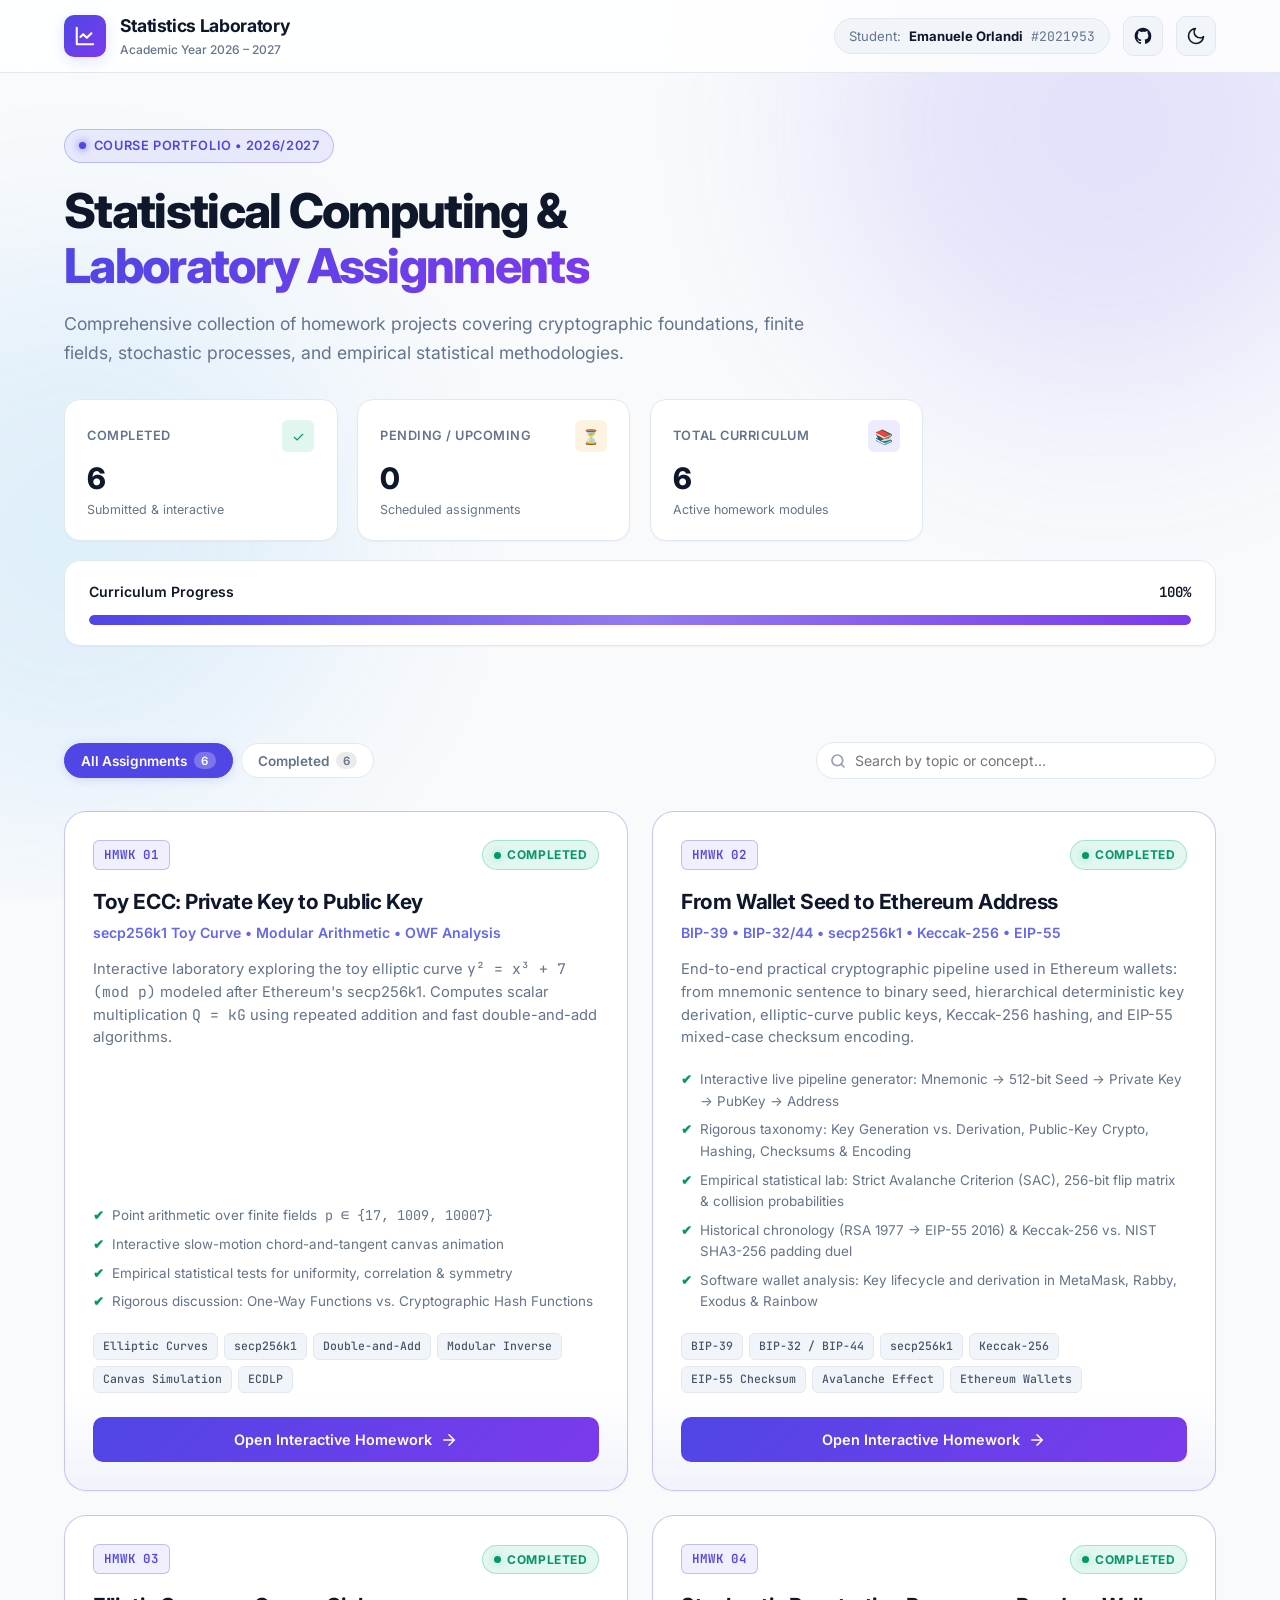
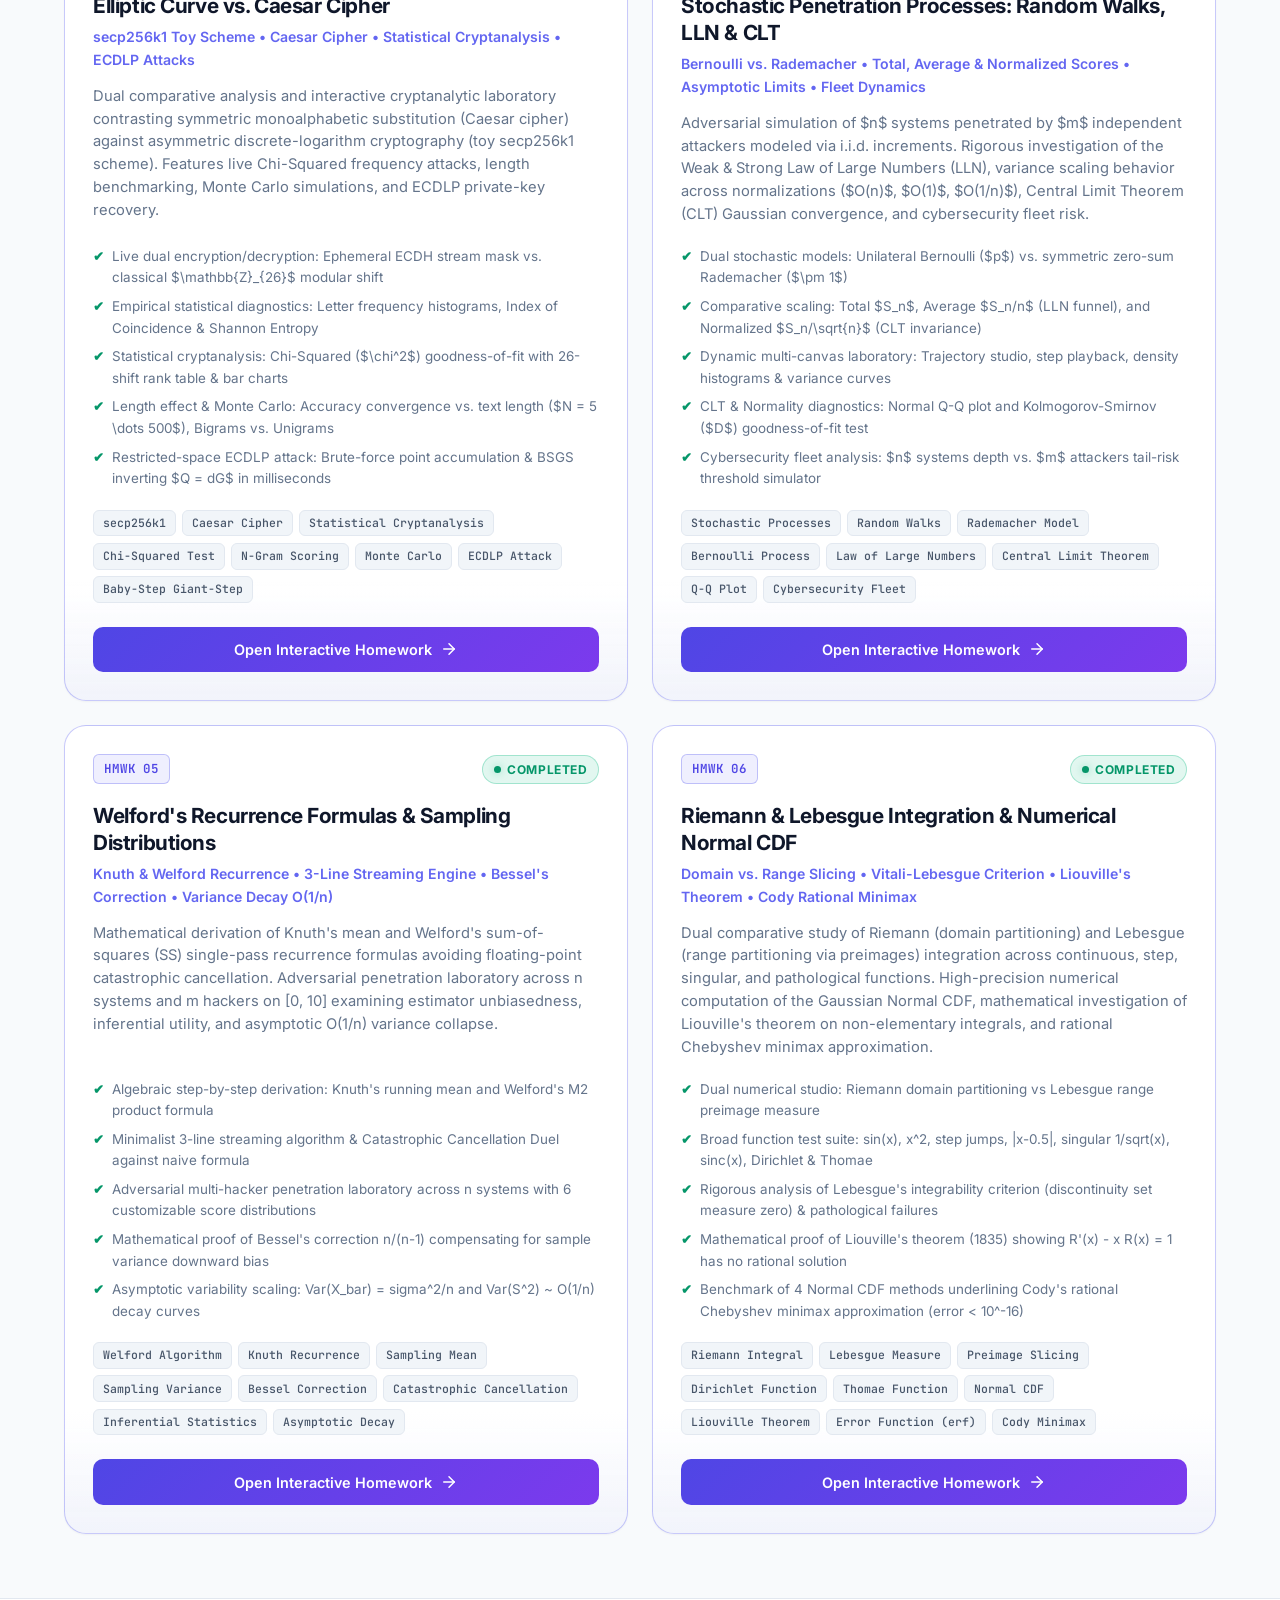
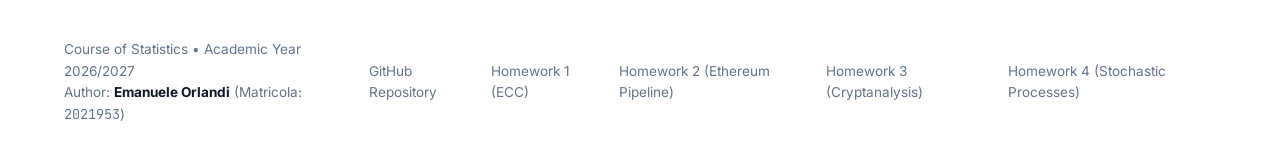
<file: index.html>
<!DOCTYPE html>
<html lang="en">
<head>
  <meta charset="UTF-8">
  <meta name="viewport" content="width=device-width, initial-scale=1.0">
  <meta name="description" content="Academic portfolio of statistical computing assignments, interactive simulations, and cryptography laboratory projects by Emanuele Orlandi (ID: 2021953).">
  <meta name="author" content="Emanuele Orlandi">
  <title>Statistics Homework Portfolio 2026/2027 — Emanuele Orlandi</title>
  
  <!-- Standalone Stylesheet -->
  <link rel="stylesheet" href="style.css">
</head>
<body>

  <!-- Ambient Light Effect -->
  <div class="bg-ambient" aria-hidden="true">
    <div class="ambient-blob ambient-blob-1"></div>
    <div class="ambient-blob ambient-blob-2"></div>
  </div>

  <!-- Navigation Bar -->
  <nav class="site-nav" aria-label="Main Navigation">
    <div class="container nav-content">
      <a href="index.html" class="nav-brand">
        <div class="brand-icon" aria-hidden="true">
          <svg width="22" height="22" viewBox="0 0 24 24" fill="none" stroke="currentColor" stroke-width="2.2" stroke-linecap="round" stroke-linejoin="round">
            <path d="M3 3v18h18"/>
            <path d="m19 9-5 5-4-4-3 3"/>
          </svg>
        </div>
        <div>
          <span class="brand-title">Statistics Laboratory</span>
          <span class="brand-subtitle">Academic Year 2026 – 2027</span>
        </div>
      </a>

      <div class="nav-actions">
        <div class="nav-badge-author">
          <span>Student:</span>
          <strong>Emanuele Orlandi</strong>
          <span class="mono">#2021953</span>
        </div>

        <a href="https://github.com/LeleOrlandi02/StatisticsHomework26-27" target="_blank" rel="noopener noreferrer" class="github-link-btn" title="View GitHub Repository" aria-label="GitHub Repository">
          <svg width="20" height="20" viewBox="0 0 24 24" fill="currentColor">
            <path fill-rule="evenodd" clip-rule="evenodd" d="M12 2C6.477 2 2 6.484 2 12.017c0 4.425 2.865 8.18 6.839 9.504.5.092.682-.217.682-.483 0-.237-.008-.868-.013-1.703-2.782.605-3.369-1.343-3.369-1.343-.454-1.158-1.11-1.466-1.11-1.466-.908-.62.069-.608.069-.608 1.003.07 1.53 1.032 1.53 1.032.892 1.53 2.341 1.088 2.91.832.092-.647.35-1.088.636-1.338-2.22-.253-4.555-1.113-4.555-4.951 0-1.093.39-1.988 1.029-2.688-.103-.253-.446-1.272.098-2.65 0 0 .84-.27 2.75 1.026A9.564 9.564 0 0112 6.844c.85.004 1.705.115 2.504.337 1.909-1.296 2.747-1.027 2.747-1.027.546 1.379.202 2.398.1 2.651.64.7 1.028 1.595 1.028 2.688 0 3.848-2.339 4.695-4.566 4.943.359.309.678.92.678 1.855 0 1.338-.012 2.419-.012 2.747 0 .268.18.58.688.482A10.019 10.019 0 0022 12.017C22 6.484 17.522 2 12 2z"/>
          </svg>
        </a>

        <button id="themeToggleBtn" class="theme-toggle-btn" aria-label="Toggle Dark/Light Mode" title="Toggle theme">
          <svg class="theme-icon-light" width="20" height="20" viewBox="0 0 24 24" fill="none" stroke="currentColor" stroke-width="2" stroke-linecap="round" stroke-linejoin="round">
            <circle cx="12" cy="12" r="5"></circle>
            <line x1="12" y1="1" x2="12" y2="3"></line>
            <line x1="12" y1="21" x2="12" y2="23"></line>
            <line x1="4.22" y1="4.22" x2="5.64" y2="5.64"></line>
            <line x1="18.36" y1="18.36" x2="19.78" y2="19.78"></line>
            <line x1="1" y1="12" x2="3" y2="12"></line>
            <line x1="21" y1="12" x2="23" y2="12"></line>
            <line x1="4.22" y1="19.78" x2="5.64" y2="18.36"></line>
            <line x1="18.36" y1="5.64" x2="19.78" y2="4.22"></line>
          </svg>
          <svg class="theme-icon-dark" width="20" height="20" viewBox="0 0 24 24" fill="none" stroke="currentColor" stroke-width="2" stroke-linecap="round" stroke-linejoin="round">
            <path d="M21 12.79A9 9 0 1 1 11.21 3 7 7 0 0 0 21 12.79z"></path>
          </svg>
        </button>
      </div>
    </div>
  </nav>

  <!-- Main Content -->
  <main class="container">
    
    <!-- Hero Section -->
    <header class="hero-section">
      <div class="hero-pill">
        <span class="hero-pill-dot"></span>
        <span>Course Portfolio &bull; 2026/2027</span>
      </div>
      
      <h1 class="hero-title">
        Statistical Computing & <br>
        <span class="gradient-text">Laboratory Assignments</span>
      </h1>
      
      <p class="hero-description">
        Comprehensive collection of homework projects covering cryptographic foundations, finite fields, stochastic processes, and empirical statistical methodologies.
      </p>

      <!-- Metrics Cards -->
      <div class="metrics-grid">
        <div class="metric-card">
          <div class="metric-header">
            <span class="metric-label">Completed</span>
            <span class="metric-icon" style="background: var(--status-completed-bg); color: var(--status-completed-text);">✓</span>
          </div>
          <div class="metric-val" id="statCompleted">6</div>
          <div class="metric-sub">Submitted & interactive</div>
        </div>

        <div class="metric-card">
          <div class="metric-header">
            <span class="metric-label">Pending / Upcoming</span>
            <span class="metric-icon" style="background: var(--status-pending-bg); color: var(--status-pending-text);">⏳</span>
          </div>
          <div class="metric-val" id="statPending">0</div>
          <div class="metric-sub">Scheduled assignments</div>
        </div>

        <div class="metric-card">
          <div class="metric-header">
            <span class="metric-label">Total Curriculum</span>
            <span class="metric-icon" style="background: rgba(99, 102, 241, 0.12); color: var(--accent-primary);">📚</span>
          </div>
          <div class="metric-val" id="statTotal">6</div>
          <div class="metric-sub">Active homework modules</div>
        </div>

        <!-- Overall Progress Bar Card -->
        <div class="overall-progress-card">
          <div class="progress-header">
            <span>Curriculum Progress</span>
            <span id="statPercent" class="mono">100%</span>
          </div>
          <div class="progress-track" role="progressbar" aria-valuenow="100" aria-valuemin="0" aria-valuemax="100">
            <div class="progress-fill" id="progressFill" style="width: 100%;"></div>
          </div>
        </div>
      </div>
    </header>

    <!-- Controls: Filter Pills & Search Bar -->
    <section class="controls-section" aria-label="Filters and Search">
      <div class="filter-pills" role="tablist">
        <button class="filter-btn active" data-filter="all" role="tab" aria-selected="true">
          All Assignments <span class="filter-count" id="countAll">6</span>
        </button>
        <button class="filter-btn" data-filter="completed" role="tab" aria-selected="false">
          Completed <span class="filter-count" id="countCompleted">6</span>
        </button>
      </div>

      <div class="search-box">
        <svg class="search-icon" width="16" height="16" viewBox="0 0 24 24" fill="none" stroke="currentColor" stroke-width="2.5" stroke-linecap="round" stroke-linejoin="round">
          <circle cx="11" cy="11" r="8"></circle>
          <line x1="21" y1="21" x2="16.65" y2="16.65"></line>
        </svg>
        <input type="text" id="searchHw" class="search-input" placeholder="Search by topic or concept..." aria-label="Search homeworks">
      </div>
    </section>

    <!-- Homeworks Grid -->
    <section class="homework-grid" id="homeworkGrid" aria-label="Assignments List">

      <!-- ==========================================
           HOMEWORK 1 (COMPLETED)
           ========================================== -->
      <article class="hw-card completed" data-status="completed">
        <div class="hw-card-top">
          <span class="hw-number-badge">HMWK 01</span>
          <span class="hw-status-badge status-done">
            <span class="pulse-dot"></span> Completed
          </span>
        </div>

        <h2 class="hw-card-title">Toy ECC: Private Key to Public Key</h2>
        <h3 class="hw-card-subtitle">secp256k1 Toy Curve &bull; Modular Arithmetic &bull; OWF Analysis</h3>
        
        <p class="hw-card-desc">
          Interactive laboratory exploring the toy elliptic curve <span class="mono">y² = x³ + 7 (mod p)</span> modeled after Ethereum's secp256k1. Computes scalar multiplication <span class="mono">Q = kG</span> using repeated addition and fast double-and-add algorithms.
        </p>

        <ul class="hw-highlights">
          <li>Point arithmetic over finite fields <span class="mono">p &isin; {17, 1009, 10007}</span></li>
          <li>Interactive slow-motion chord-and-tangent canvas animation</li>
          <li>Empirical statistical tests for uniformity, correlation & symmetry</li>
          <li>Rigorous discussion: One-Way Functions vs. Cryptographic Hash Functions</li>
        </ul>

        <div class="hw-tags">
          <span class="hw-tag">Elliptic Curves</span>
          <span class="hw-tag">secp256k1</span>
          <span class="hw-tag">Double-and-Add</span>
          <span class="hw-tag">Modular Inverse</span>
          <span class="hw-tag">Canvas Simulation</span>
          <span class="hw-tag">ECDLP</span>
        </div>

        <div class="hw-card-footer">
          <a href="homework1.html" class="btn-primary-action" id="openHw1">
            <span>Open Interactive Homework</span>
            <svg width="18" height="18" viewBox="0 0 24 24" fill="none" stroke="currentColor" stroke-width="2" stroke-linecap="round" stroke-linejoin="round">
              <line x1="5" y1="12" x2="19" y2="12"></line>
              <polyline points="12 5 19 12 12 19"></polyline>
            </svg>
          </a>
        </div>
      </article>

      <!-- ==========================================
           HOMEWORK 2 (COMPLETED)
           ========================================== -->
      <article class="hw-card completed" data-status="completed">
        <div class="hw-card-top">
          <span class="hw-number-badge">HMWK 02</span>
          <span class="hw-status-badge status-done">
            <span class="pulse-dot"></span> Completed
          </span>
        </div>

        <h2 class="hw-card-title">From Wallet Seed to Ethereum Address</h2>
        <h3 class="hw-card-subtitle">BIP-39 &bull; BIP-32/44 &bull; secp256k1 &bull; Keccak-256 &bull; EIP-55</h3>
        
        <p class="hw-card-desc">
          End-to-end practical cryptographic pipeline used in Ethereum wallets: from mnemonic sentence to binary seed, hierarchical deterministic key derivation, elliptic-curve public keys, Keccak-256 hashing, and EIP-55 mixed-case checksum encoding.
        </p>

        <ul class="hw-highlights">
          <li>Interactive live pipeline generator: Mnemonic &rarr; 512-bit Seed &rarr; Private Key &rarr; PubKey &rarr; Address</li>
          <li>Rigorous taxonomy: Key Generation vs. Derivation, Public-Key Crypto, Hashing, Checksums & Encoding</li>
          <li>Empirical statistical lab: Strict Avalanche Criterion (SAC), 256-bit flip matrix & collision probabilities</li>
          <li>Historical chronology (RSA 1977 &rarr; EIP-55 2016) & Keccak-256 vs. NIST SHA3-256 padding duel</li>
          <li>Software wallet analysis: Key lifecycle and derivation in MetaMask, Rabby, Exodus & Rainbow</li>
        </ul>

        <div class="hw-tags">
          <span class="hw-tag">BIP-39</span>
          <span class="hw-tag">BIP-32 / BIP-44</span>
          <span class="hw-tag">secp256k1</span>
          <span class="hw-tag">Keccak-256</span>
          <span class="hw-tag">EIP-55 Checksum</span>
          <span class="hw-tag">Avalanche Effect</span>
          <span class="hw-tag">Ethereum Wallets</span>
        </div>

        <div class="hw-card-footer">
          <a href="homework2.html" class="btn-primary-action" id="openHw2">
            <span>Open Interactive Homework</span>
            <svg width="18" height="18" viewBox="0 0 24 24" fill="none" stroke="currentColor" stroke-width="2" stroke-linecap="round" stroke-linejoin="round">
              <line x1="5" y1="12" x2="19" y2="12"></line>
              <polyline points="12 5 19 12 12 19"></polyline>
            </svg>
          </a>
        </div>
      </article>

      <!-- ==========================================
           HOMEWORK 3 (COMPLETED)
           ========================================== -->
      <article class="hw-card completed" data-status="completed">
        <div class="hw-card-top">
          <span class="hw-number-badge">HMWK 03</span>
          <span class="hw-status-badge status-done">
            <span class="pulse-dot"></span> Completed
          </span>
        </div>

        <h2 class="hw-card-title">Elliptic Curve vs. Caesar Cipher</h2>
        <h3 class="hw-card-subtitle">secp256k1 Toy Scheme &bull; Caesar Cipher &bull; Statistical Cryptanalysis &bull; ECDLP Attacks</h3>
        
        <p class="hw-card-desc">
          Dual comparative analysis and interactive cryptanalytic laboratory contrasting symmetric monoalphabetic substitution (Caesar cipher) against asymmetric discrete-logarithm cryptography (toy secp256k1 scheme). Features live Chi-Squared frequency attacks, length benchmarking, Monte Carlo simulations, and ECDLP private-key recovery.
        </p>

        <ul class="hw-highlights">
          <li>Live dual encryption/decryption: Ephemeral ECDH stream mask vs. classical $\mathbb{Z}_{26}$ modular shift</li>
          <li>Empirical statistical diagnostics: Letter frequency histograms, Index of Coincidence & Shannon Entropy</li>
          <li>Statistical cryptanalysis: Chi-Squared ($\chi^2$) goodness-of-fit with 26-shift rank table & bar charts</li>
          <li>Length effect & Monte Carlo: Accuracy convergence vs. text length ($N = 5 \dots 500$), Bigrams vs. Unigrams</li>
          <li>Restricted-space ECDLP attack: Brute-force point accumulation & BSGS inverting $Q = dG$ in milliseconds</li>
        </ul>

        <div class="hw-tags">
          <span class="hw-tag">secp256k1</span>
          <span class="hw-tag">Caesar Cipher</span>
          <span class="hw-tag">Statistical Cryptanalysis</span>
          <span class="hw-tag">Chi-Squared Test</span>
          <span class="hw-tag">N-Gram Scoring</span>
          <span class="hw-tag">Monte Carlo</span>
          <span class="hw-tag">ECDLP Attack</span>
          <span class="hw-tag">Baby-Step Giant-Step</span>
        </div>

        <div class="hw-card-footer">
          <a href="homework3.html" class="btn-primary-action" id="openHw3">
            <span>Open Interactive Homework</span>
            <svg width="18" height="18" viewBox="0 0 24 24" fill="none" stroke="currentColor" stroke-width="2" stroke-linecap="round" stroke-linejoin="round">
              <line x1="5" y1="12" x2="19" y2="12"></line>
              <polyline points="12 5 19 12 12 19"></polyline>
            </svg>
          </a>
        </div>
      </article>

      <!-- ==========================================
           HOMEWORK 4 (COMPLETED)
           ========================================== -->
      <article class="hw-card completed" data-status="completed">
        <div class="hw-card-top">
          <span class="hw-number-badge">HMWK 04</span>
          <span class="hw-status-badge status-done">
            <span class="pulse-dot"></span> Completed
          </span>
        </div>

        <h2 class="hw-card-title">Stochastic Penetration Processes: Random Walks, LLN & CLT</h2>
        <h3 class="hw-card-subtitle">Bernoulli vs. Rademacher &bull; Total, Average & Normalized Scores &bull; Asymptotic Limits &bull; Fleet Dynamics</h3>
        
        <p class="hw-card-desc">
          Adversarial simulation of $n$ systems penetrated by $m$ independent attackers modeled via i.i.d. increments. Rigorous investigation of the Weak & Strong Law of Large Numbers (LLN), variance scaling behavior across normalizations ($O(n)$, $O(1)$, $O(1/n)$), Central Limit Theorem (CLT) Gaussian convergence, and cybersecurity fleet risk.
        </p>

        <ul class="hw-highlights">
          <li>Dual stochastic models: Unilateral Bernoulli ($p$) vs. symmetric zero-sum Rademacher ($\pm 1$)</li>
          <li>Comparative scaling: Total $S_n$, Average $S_n/n$ (LLN funnel), and Normalized $S_n/\sqrt{n}$ (CLT invariance)</li>
          <li>Dynamic multi-canvas laboratory: Trajectory studio, step playback, density histograms & variance curves</li>
          <li>CLT & Normality diagnostics: Normal Q-Q plot and Kolmogorov-Smirnov ($D$) goodness-of-fit test</li>
          <li>Cybersecurity fleet analysis: $n$ systems depth vs. $m$ attackers tail-risk threshold simulator</li>
        </ul>

        <div class="hw-tags">
          <span class="hw-tag">Stochastic Processes</span>
          <span class="hw-tag">Random Walks</span>
          <span class="hw-tag">Rademacher Model</span>
          <span class="hw-tag">Bernoulli Process</span>
          <span class="hw-tag">Law of Large Numbers</span>
          <span class="hw-tag">Central Limit Theorem</span>
          <span class="hw-tag">Q-Q Plot</span>
          <span class="hw-tag">Cybersecurity Fleet</span>
        </div>

        <div class="hw-card-footer">
          <a href="homework4.html" class="btn-primary-action" id="openHw4">
            <span>Open Interactive Homework</span>
            <svg width="18" height="18" viewBox="0 0 24 24" fill="none" stroke="currentColor" stroke-width="2" stroke-linecap="round" stroke-linejoin="round">
              <line x1="5" y1="12" x2="19" y2="12"></line>
              <polyline points="12 5 19 12 12 19"></polyline>
            </svg>
          </a>
        </div>
      </article>

      <!-- ==========================================
           HOMEWORK 5 (COMPLETED)
           ========================================== -->
      <article class="hw-card completed" data-status="completed">
        <div class="hw-card-top">
          <span class="hw-number-badge">HMWK 05</span>
          <span class="hw-status-badge status-done">
            <span class="pulse-dot"></span> Completed
          </span>
        </div>

        <h2 class="hw-card-title">Welford's Recurrence Formulas & Sampling Distributions</h2>
        <h3 class="hw-card-subtitle">Knuth & Welford Recurrence &bull; 3-Line Streaming Engine &bull; Bessel's Correction &bull; Variance Decay O(1/n)</h3>
        
        <p class="hw-card-desc">
          Mathematical derivation of Knuth's mean and Welford's sum-of-squares (SS) single-pass recurrence formulas avoiding floating-point catastrophic cancellation. Adversarial penetration laboratory across n systems and m hackers on [0, 10] examining estimator unbiasedness, inferential utility, and asymptotic O(1/n) variance collapse.
        </p>

        <ul class="hw-highlights">
          <li>Algebraic step-by-step derivation: Knuth's running mean and Welford's M2 product formula</li>
          <li>Minimalist 3-line streaming algorithm & Catastrophic Cancellation Duel against naive formula</li>
          <li>Adversarial multi-hacker penetration laboratory across n systems with 6 customizable score distributions</li>
          <li>Mathematical proof of Bessel's correction n/(n-1) compensating for sample variance downward bias</li>
          <li>Asymptotic variability scaling: Var(X_bar) = sigma^2/n and Var(S^2) ~ O(1/n) decay curves</li>
        </ul>

        <div class="hw-tags">
          <span class="hw-tag">Welford Algorithm</span>
          <span class="hw-tag">Knuth Recurrence</span>
          <span class="hw-tag">Sampling Mean</span>
          <span class="hw-tag">Sampling Variance</span>
          <span class="hw-tag">Bessel Correction</span>
          <span class="hw-tag">Catastrophic Cancellation</span>
          <span class="hw-tag">Inferential Statistics</span>
          <span class="hw-tag">Asymptotic Decay</span>
        </div>

        <div class="hw-card-footer">
          <a href="homework5.html" class="btn-primary-action" id="openHw5">
            <span>Open Interactive Homework</span>
            <svg width="18" height="18" viewBox="0 0 24 24" fill="none" stroke="currentColor" stroke-width="2" stroke-linecap="round" stroke-linejoin="round">
              <line x1="5" y1="12" x2="19" y2="12"></line>
              <polyline points="12 5 19 12 12 19"></polyline>
            </svg>
          </a>
        </div>
      </article>

      <!-- ==========================================
           HOMEWORK 6 (COMPLETED)
           ========================================== -->
      <article class="hw-card completed" data-status="completed">
        <div class="hw-card-top">
          <span class="hw-number-badge">HMWK 06</span>
          <span class="hw-status-badge status-done">
            <span class="pulse-dot"></span> Completed
          </span>
        </div>

        <h2 class="hw-card-title">Riemann & Lebesgue Integration & Numerical Normal CDF</h2>
        <h3 class="hw-card-subtitle">Domain vs. Range Slicing &bull; Vitali-Lebesgue Criterion &bull; Liouville's Theorem &bull; Cody Rational Minimax</h3>
        
        <p class="hw-card-desc">
          Dual comparative study of Riemann (domain partitioning) and Lebesgue (range partitioning via preimages) integration across continuous, step, singular, and pathological functions. High-precision numerical computation of the Gaussian Normal CDF, mathematical investigation of Liouville's theorem on non-elementary integrals, and rational Chebyshev minimax approximation.
        </p>

        <ul class="hw-highlights">
          <li>Dual numerical studio: Riemann domain partitioning vs Lebesgue range preimage measure</li>
          <li>Broad function test suite: sin(x), x^2, step jumps, |x-0.5|, singular 1/sqrt(x), sinc(x), Dirichlet & Thomae</li>
          <li>Rigorous analysis of Lebesgue's integrability criterion (discontinuity set measure zero) & pathological failures</li>
          <li>Mathematical proof of Liouville's theorem (1835) showing R'(x) - x R(x) = 1 has no rational solution</li>
          <li>Benchmark of 4 Normal CDF methods underlining Cody's rational Chebyshev minimax approximation (error &lt; 10^-16)</li>
        </ul>

        <div class="hw-tags">
          <span class="hw-tag">Riemann Integral</span>
          <span class="hw-tag">Lebesgue Measure</span>
          <span class="hw-tag">Preimage Slicing</span>
          <span class="hw-tag">Dirichlet Function</span>
          <span class="hw-tag">Thomae Function</span>
          <span class="hw-tag">Normal CDF</span>
          <span class="hw-tag">Liouville Theorem</span>
          <span class="hw-tag">Error Function (erf)</span>
          <span class="hw-tag">Cody Minimax</span>
        </div>

        <div class="hw-card-footer">
          <a href="homework6.html" class="btn-primary-action" id="openHw6">
            <span>Open Interactive Homework</span>
            <svg width="18" height="18" viewBox="0 0 24 24" fill="none" stroke="currentColor" stroke-width="2" stroke-linecap="round" stroke-linejoin="round">
              <line x1="5" y1="12" x2="19" y2="12"></line>
              <polyline points="12 5 19 12 12 19"></polyline>
            </svg>
          </a>
        </div>
      </article>

      <!-- Empty State for Live Search -->
      <div class="empty-state" id="emptyState">
        <div class="empty-icon">🔍</div>
        <h3 class="empty-title">No assignments found</h3>
        <p class="empty-desc">Try clearing your search term or selecting another filter tab.</p>
      </div>

    </section>

  </main>

  <!-- Footer -->
  <footer class="site-footer">
    <div class="container footer-content">
      <div class="footer-text">
        <span>Course of Statistics &bull; Academic Year 2026/2027</span><br>
        <span>Author: <strong>Emanuele Orlandi</strong> (Matricola: <span class="mono">2021953</span>)</span>
      </div>

      <div class="footer-links">
        <a href="https://github.com/LeleOrlandi02/StatisticsHomework26-27" target="_blank" rel="noopener noreferrer" class="footer-link">GitHub Repository</a>
        <a href="homework1.html" class="footer-link">Homework 1 (ECC)</a>
        <a href="homework2.html" class="footer-link">Homework 2 (Ethereum Pipeline)</a>
        <a href="homework3.html" class="footer-link">Homework 3 (Cryptanalysis)</a>
        <a href="homework4.html" class="footer-link">Homework 4 (Stochastic Processes)</a>
      </div>
    </div>
  </footer>

  <!-- Standalone Script -->
  <script src="script.js"></script>
</body>
</html>
</file>
<file: style.css>
/* ==========================================================================
   Statistics Homework Portfolio 2026/2027 - Design System & Styles
   Author: Emanuele Orlandi (ID: 2021953)
   ========================================================================== */

@import url('https://fonts.googleapis.com/css2?family=Inter:wght@300;400;500;600;700;800&family=JetBrains+Mono:wght@400;500;600&display=swap');

/* --- Root Color Schemes & Variables --- */
:root {
  /* Color Palette - Light Mode */
  --bg-primary: #f8fafc;
  --bg-secondary: #f1f5f9;
  --bg-card: #ffffff;
  --bg-card-hover: #ffffff;
  --bg-glass: rgba(255, 255, 255, 0.85);
  
  --text-main: #0f172a;
  --text-muted: #64748b;
  --text-light: #94a3b8;
  
  --border-subtle: #e2e8f0;
  --border-strong: #cbd5e1;
  --border-accent: rgba(99, 102, 241, 0.35);

  --accent-primary: #4f46e5;
  --accent-secondary: #6366f1;
  --accent-glow: rgba(99, 102, 241, 0.18);
  --accent-gradient: linear-gradient(135deg, #4f46e5 0%, #7c3aed 100%);
  --accent-gradient-hover: linear-gradient(135deg, #4338ca 0%, #6d28d9 100%);

  --status-completed-bg: rgba(16, 185, 129, 0.12);
  --status-completed-text: #059669;
  --status-completed-border: rgba(16, 185, 129, 0.3);
  --status-completed-glow: rgba(16, 185, 129, 0.4);

  --status-pending-bg: rgba(245, 158, 11, 0.12);
  --status-pending-text: #d97706;
  --status-pending-border: rgba(245, 158, 11, 0.3);

  --tag-bg: #f1f5f9;
  --tag-text: #475569;
  --tag-border: #e2e8f0;

  --shadow-sm: 0 1px 2px rgba(0, 0, 0, 0.04);
  --shadow-md: 0 4px 6px -1px rgba(0, 0, 0, 0.06), 0 2px 4px -2px rgba(0, 0, 0, 0.04);
  --shadow-lg: 0 12px 28px -4px rgba(15, 23, 42, 0.08), 0 4px 10px -2px rgba(15, 23, 42, 0.04);
  --shadow-glow: 0 0 24px rgba(99, 102, 241, 0.18);

  --radius-sm: 6px;
  --radius-md: 10px;
  --radius-lg: 16px;
  --radius-xl: 22px;
  --radius-full: 9999px;

  --transition-fast: 0.15s ease;
  --transition-normal: 0.25s cubic-bezier(0.16, 1, 0.3, 1);
  --transition-slow: 0.4s cubic-bezier(0.16, 1, 0.3, 1);
}

/* --- Dark Theme Palette --- */
[data-theme="dark"] {
  --bg-primary: #0a0d14;
  --bg-secondary: #0f1420;
  --bg-card: #151a27;
  --bg-card-hover: #192031;
  --bg-glass: rgba(21, 26, 39, 0.85);

  --text-main: #f1f5f9;
  --text-muted: #94a3b8;
  --text-light: #64748b;

  --border-subtle: #1e2638;
  --border-strong: #2c3852;
  --border-accent: rgba(129, 140, 248, 0.4);

  --accent-primary: #6366f1;
  --accent-secondary: #818cf8;
  --accent-glow: rgba(99, 102, 241, 0.3);
  --accent-gradient: linear-gradient(135deg, #6366f1 0%, #8b5cf6 100%);
  --accent-gradient-hover: linear-gradient(135deg, #4f46e5 0%, #7c3aed 100%);

  --status-completed-bg: rgba(16, 185, 129, 0.18);
  --status-completed-text: #34d399;
  --status-completed-border: rgba(16, 185, 129, 0.4);
  --status-completed-glow: rgba(52, 211, 153, 0.5);

  --status-pending-bg: rgba(245, 158, 11, 0.18);
  --status-pending-text: #fbbf24;
  --status-pending-border: rgba(245, 158, 11, 0.35);

  --tag-bg: #1c2335;
  --tag-text: #cbd5e1;
  --tag-border: #27314a;

  --shadow-sm: 0 1px 2px rgba(0, 0, 0, 0.3);
  --shadow-md: 0 6px 12px rgba(0, 0, 0, 0.35);
  --shadow-lg: 0 16px 36px rgba(0, 0, 0, 0.45);
  --shadow-glow: 0 0 30px rgba(99, 102, 241, 0.25);
}

/* System dark-mode fallback */
@media (prefers-color-scheme: dark) {
  :root:not([data-theme="light"]) {
    --bg-primary: #0a0d14;
    --bg-secondary: #0f1420;
    --bg-card: #151a27;
    --bg-card-hover: #192031;
    --bg-glass: rgba(21, 26, 39, 0.85);

    --text-main: #f1f5f9;
    --text-muted: #94a3b8;
    --text-light: #64748b;

    --border-subtle: #1e2638;
    --border-strong: #2c3852;
    --border-accent: rgba(129, 140, 248, 0.4);

    --accent-primary: #6366f1;
    --accent-secondary: #818cf8;
    --accent-glow: rgba(99, 102, 241, 0.3);
    --accent-gradient: linear-gradient(135deg, #6366f1 0%, #8b5cf6 100%);
    --accent-gradient-hover: linear-gradient(135deg, #4f46e5 0%, #7c3aed 100%);

    --status-completed-bg: rgba(16, 185, 129, 0.18);
    --status-completed-text: #34d399;
    --status-completed-border: rgba(16, 185, 129, 0.4);
    --status-completed-glow: rgba(52, 211, 153, 0.5);

    --status-pending-bg: rgba(245, 158, 11, 0.18);
    --status-pending-text: #fbbf24;
    --status-pending-border: rgba(245, 158, 11, 0.35);

    --tag-bg: #1c2335;
    --tag-text: #cbd5e1;
    --tag-border: #27314a;

    --shadow-sm: 0 1px 2px rgba(0, 0, 0, 0.3);
    --shadow-md: 0 6px 12px rgba(0, 0, 0, 0.35);
    --shadow-lg: 0 16px 36px rgba(0, 0, 0, 0.45);
    --shadow-glow: 0 0 30px rgba(99, 102, 241, 0.25);
  }
}

/* --- Base & Reset --- */
*, *::before, *::after {
  box-sizing: border-box;
  margin: 0;
  padding: 0;
}

html {
  scroll-behavior: smooth;
  font-size: 16px;
}

body {
  font-family: 'Inter', -apple-system, BlinkMacSystemFont, 'Segoe UI', Roboto, sans-serif;
  background-color: var(--bg-primary);
  color: var(--text-main);
  line-height: 1.6;
  min-height: 100vh;
  position: relative;
  overflow-x: hidden;
  transition: background-color var(--transition-normal), color var(--transition-normal);
}

/* Background Ambient Glow */
.bg-ambient {
  position: fixed;
  top: 0;
  left: 0;
  width: 100%;
  height: 100%;
  pointer-events: none;
  z-index: -1;
  overflow: hidden;
}

.ambient-blob {
  position: absolute;
  width: 550px;
  height: 550px;
  border-radius: 50%;
  filter: blur(100px);
  opacity: 0.15;
  transition: opacity var(--transition-normal);
}

.ambient-blob-1 {
  top: -150px;
  right: -100px;
  background: radial-gradient(circle, #6366f1 0%, #8b5cf6 100%);
}

.ambient-blob-2 {
  bottom: 10%;
  left: -200px;
  background: radial-gradient(circle, #0ea5e9 0%, #3b82f6 100%);
  opacity: 0.1;
}

/* --- Typography Helpers --- */
.mono {
  font-family: 'JetBrains Mono', monospace;
}

/* --- App Container --- */
.container {
  max-width: 1200px;
  margin: 0 auto;
  padding: 0 1.5rem;
}

/* --- Navigation Bar --- */
.site-nav {
  position: sticky;
  top: 0;
  z-index: 100;
  backdrop-filter: blur(14px);
  -webkit-backdrop-filter: blur(14px);
  background-color: var(--bg-glass);
  border-bottom: 1px solid var(--border-subtle);
  transition: border-color var(--transition-normal), background-color var(--transition-normal);
}

.nav-content {
  display: flex;
  align-items: center;
  justify-content: space-between;
  height: 72px;
}

.nav-brand {
  display: flex;
  align-items: center;
  gap: 0.85rem;
  text-decoration: none;
  color: var(--text-main);
}

.brand-icon {
  width: 42px;
  height: 42px;
  border-radius: var(--radius-md);
  background: var(--accent-gradient);
  display: flex;
  align-items: center;
  justify-content: center;
  color: #ffffff;
  box-shadow: 0 4px 14px var(--accent-glow);
  flex-shrink: 0;
}

.brand-title {
  font-weight: 700;
  font-size: 1.1rem;
  letter-spacing: -0.02em;
  display: block;
}

.brand-subtitle {
  font-size: 0.75rem;
  color: var(--text-muted);
  font-weight: 500;
  display: block;
}

.nav-actions {
  display: flex;
  align-items: center;
  gap: 0.85rem;
}

.nav-badge-author {
  display: inline-flex;
  align-items: center;
  gap: 0.5rem;
  padding: 0.4rem 0.85rem;
  border-radius: var(--radius-full);
  background-color: var(--bg-secondary);
  border: 1px solid var(--border-subtle);
  font-size: 0.82rem;
  color: var(--text-muted);
}

.nav-badge-author strong {
  color: var(--text-main);
}

.theme-toggle-btn, .github-link-btn {
  background: var(--bg-secondary);
  border: 1px solid var(--border-subtle);
  color: var(--text-main);
  padding: 0.55rem;
  border-radius: var(--radius-md);
  display: flex;
  align-items: center;
  justify-content: center;
  cursor: pointer;
  transition: all var(--transition-fast);
  text-decoration: none;
}

.theme-toggle-btn:hover, .github-link-btn:hover {
  background: var(--bg-card);
  border-color: var(--border-strong);
  transform: translateY(-1px);
  box-shadow: var(--shadow-sm);
}

.theme-icon-dark, .theme-icon-light {
  display: none;
}

[data-theme="dark"] .theme-icon-light {
  display: block;
}

[data-theme="dark"] .theme-icon-dark {
  display: none;
}

:root:not([data-theme="dark"]) .theme-icon-dark {
  display: block;
}

:root:not([data-theme="dark"]) .theme-icon-light {
  display: none;
}

/* --- Hero Section --- */
.hero-section {
  padding: 3.5rem 0 2.5rem;
}

.hero-pill {
  display: inline-flex;
  align-items: center;
  gap: 0.5rem;
  padding: 0.35rem 0.85rem;
  border-radius: var(--radius-full);
  background: rgba(99, 102, 241, 0.1);
  border: 1px solid var(--border-accent);
  color: var(--accent-primary);
  font-size: 0.8rem;
  font-weight: 600;
  text-transform: uppercase;
  letter-spacing: 0.05em;
  margin-bottom: 1.25rem;
}

.hero-pill-dot {
  width: 7px;
  height: 7px;
  border-radius: 50%;
  background-color: var(--accent-primary);
  box-shadow: 0 0 8px var(--accent-primary);
}

.hero-title {
  font-size: clamp(2rem, 4vw, 3rem);
  font-weight: 800;
  letter-spacing: -0.035em;
  line-height: 1.15;
  margin-bottom: 1rem;
}

.hero-title .gradient-text {
  background: var(--accent-gradient);
  -webkit-background-clip: text;
  -webkit-text-fill-color: transparent;
  background-clip: text;
}

.hero-description {
  font-size: 1.1rem;
  color: var(--text-muted);
  max-width: 780px;
  line-height: 1.65;
  margin-bottom: 2rem;
}

/* --- Metrics Grid --- */
.metrics-grid {
  display: grid;
  grid-template-columns: repeat(auto-fit, minmax(220px, 1fr));
  gap: 1.2rem;
  margin-bottom: 2rem;
}

.metric-card {
  background: var(--bg-card);
  border: 1px solid var(--border-subtle);
  border-radius: var(--radius-lg);
  padding: 1.25rem 1.4rem;
  box-shadow: var(--shadow-sm);
  display: flex;
  flex-direction: column;
  transition: transform var(--transition-fast), border-color var(--transition-fast);
}

.metric-card:hover {
  transform: translateY(-2px);
  border-color: var(--border-strong);
}

.metric-header {
  display: flex;
  align-items: center;
  justify-content: space-between;
  margin-bottom: 0.6rem;
}

.metric-label {
  font-size: 0.8rem;
  font-weight: 600;
  text-transform: uppercase;
  letter-spacing: 0.04em;
  color: var(--text-muted);
}

.metric-icon {
  width: 32px;
  height: 32px;
  border-radius: var(--radius-sm);
  display: flex;
  align-items: center;
  justify-content: center;
  font-size: 0.9rem;
}

.metric-val {
  font-size: 1.85rem;
  font-weight: 800;
  letter-spacing: -0.02em;
  line-height: 1.1;
  color: var(--text-main);
}

.metric-sub {
  font-size: 0.78rem;
  color: var(--text-muted);
  margin-top: 0.35rem;
}

/* Progress bar container */
.overall-progress-card {
  grid-column: 1 / -1;
  background: var(--bg-card);
  border: 1px solid var(--border-subtle);
  border-radius: var(--radius-lg);
  padding: 1.25rem 1.5rem;
  box-shadow: var(--shadow-sm);
}

.progress-header {
  display: flex;
  justify-content: space-between;
  align-items: center;
  margin-bottom: 0.75rem;
  font-size: 0.88rem;
  font-weight: 600;
}

.progress-track {
  width: 100%;
  height: 10px;
  background: var(--bg-secondary);
  border-radius: var(--radius-full);
  overflow: hidden;
  position: relative;
}

.progress-fill {
  height: 100%;
  background: var(--accent-gradient);
  border-radius: var(--radius-full);
  transition: width 1s cubic-bezier(0.16, 1, 0.3, 1);
  position: relative;
}

.progress-fill::after {
  content: '';
  position: absolute;
  top: 0;
  left: 0;
  bottom: 0;
  right: 0;
  background: linear-gradient(90deg, rgba(255,255,255,0) 0%, rgba(255,255,255,0.3) 50%, rgba(255,255,255,0) 100%);
  animation: shine 2.5s infinite;
}

@keyframes shine {
  0% { transform: translateX(-100%); }
  100% { transform: translateX(100%); }
}

/* --- Filter & Search Controls --- */
.controls-section {
  padding: 1.5rem 0 2rem;
  display: flex;
  flex-direction: column;
  gap: 1.25rem;
}

@media (min-width: 768px) {
  .controls-section {
    flex-direction: row;
    align-items: center;
    justify-content: space-between;
  }
}

.filter-pills {
  display: flex;
  flex-wrap: wrap;
  gap: 0.5rem;
}

.filter-btn {
  background: var(--bg-card);
  border: 1px solid var(--border-subtle);
  color: var(--text-muted);
  font-family: inherit;
  font-size: 0.85rem;
  font-weight: 600;
  padding: 0.5rem 1rem;
  border-radius: var(--radius-full);
  cursor: pointer;
  display: inline-flex;
  align-items: center;
  gap: 0.45rem;
  transition: all var(--transition-fast);
}

.filter-btn:hover {
  background: var(--bg-secondary);
  color: var(--text-main);
  border-color: var(--border-strong);
}

.filter-btn.active {
  background: var(--accent-primary);
  border-color: var(--accent-primary);
  color: #ffffff;
  box-shadow: 0 2px 10px var(--accent-glow);
}

.filter-count {
  font-size: 0.72rem;
  padding: 0.1rem 0.45rem;
  border-radius: var(--radius-full);
  background: rgba(0, 0, 0, 0.08);
}

.filter-btn.active .filter-count {
  background: rgba(255, 255, 255, 0.25);
  color: #ffffff;
}

.search-box {
  position: relative;
  min-width: 280px;
  flex-grow: 1;
  max-width: 400px;
}

.search-input {
  width: 100%;
  background: var(--bg-card);
  border: 1px solid var(--border-subtle);
  color: var(--text-main);
  font-family: inherit;
  font-size: 0.88rem;
  padding: 0.55rem 1rem 0.55rem 2.4rem;
  border-radius: var(--radius-full);
  outline: none;
  transition: all var(--transition-fast);
}

.search-input:focus {
  border-color: var(--accent-primary);
  box-shadow: 0 0 0 3px var(--accent-glow);
}

.search-icon {
  position: absolute;
  left: 0.85rem;
  top: 50%;
  transform: translateY(-50%);
  color: var(--text-light);
  pointer-events: none;
}

/* --- Homeworks Grid & Cards --- */
.homework-grid {
  display: grid;
  grid-template-columns: 1fr;
  gap: 1.5rem;
  margin-bottom: 4rem;
}

@media (min-width: 768px) {
  .homework-grid {
    grid-template-columns: repeat(2, 1fr);
  }
}

.hw-card {
  background: var(--bg-card);
  border: 1px solid var(--border-subtle);
  border-radius: var(--radius-xl);
  padding: 1.75rem;
  display: flex;
  flex-direction: column;
  position: relative;
  transition: all var(--transition-normal);
  box-shadow: var(--shadow-sm);
  overflow: hidden;
}

.hw-card:hover {
  transform: translateY(-4px);
  border-color: var(--border-strong);
  box-shadow: var(--shadow-lg);
}

/* Featured / Completed Card Styling */
.hw-card.completed {
  border-color: var(--border-accent);
  background: linear-gradient(180deg, var(--bg-card) 0%, var(--bg-card) 85%, rgba(99, 102, 241, 0.04) 100%);
}

.hw-card.completed:hover {
  border-color: var(--accent-primary);
  box-shadow: var(--shadow-lg), var(--shadow-glow);
}

.hw-card-top {
  display: flex;
  justify-content: space-between;
  align-items: center;
  margin-bottom: 1.1rem;
}

.hw-number-badge {
  font-family: 'JetBrains Mono', monospace;
  font-size: 0.78rem;
  font-weight: 600;
  letter-spacing: 0.06em;
  text-transform: uppercase;
  color: var(--accent-primary);
  background: rgba(99, 102, 241, 0.1);
  padding: 0.25rem 0.65rem;
  border-radius: var(--radius-sm);
  border: 1px solid var(--border-accent);
}

.hw-status-badge {
  display: inline-flex;
  align-items: center;
  gap: 0.4rem;
  padding: 0.25rem 0.65rem;
  border-radius: var(--radius-full);
  font-size: 0.75rem;
  font-weight: 700;
  text-transform: uppercase;
  letter-spacing: 0.05em;
}

.hw-status-badge.status-done {
  background-color: var(--status-completed-bg);
  color: var(--status-completed-text);
  border: 1px solid var(--status-completed-border);
}

.pulse-dot {
  width: 7px;
  height: 7px;
  border-radius: 50%;
  background-color: var(--status-completed-text);
  box-shadow: 0 0 8px var(--status-completed-glow);
  animation: pulse 1.8s infinite;
}

@keyframes pulse {
  0% { transform: scale(0.95); opacity: 0.8; }
  50% { transform: scale(1.3); opacity: 1; }
  100% { transform: scale(0.95); opacity: 0.8; }
}

.hw-status-badge.status-pending {
  background-color: var(--status-pending-bg);
  color: var(--status-pending-text);
  border: 1px solid var(--status-pending-border);
}

.hw-card-title {
  font-size: 1.3rem;
  font-weight: 700;
  letter-spacing: -0.02em;
  margin-bottom: 0.45rem;
  line-height: 1.3;
  color: var(--text-main);
}

.hw-card-subtitle {
  font-size: 0.88rem;
  color: var(--accent-secondary);
  font-weight: 600;
  margin-bottom: 0.85rem;
}

.hw-card-desc {
  font-size: 0.92rem;
  color: var(--text-muted);
  line-height: 1.55;
  margin-bottom: 1.25rem;
  flex-grow: 1;
}

/* Key Highlights List for Completed Homework */
.hw-highlights {
  list-style: none;
  margin-bottom: 1.25rem;
  display: flex;
  flex-direction: column;
  gap: 0.45rem;
}

.hw-highlights li {
  font-size: 0.84rem;
  color: var(--text-muted);
  display: flex;
  align-items: baseline;
  gap: 0.5rem;
}

.hw-highlights li::before {
  content: "✔";
  color: var(--status-completed-text);
  font-weight: bold;
  font-size: 0.8rem;
}

/* Tags List */
.hw-tags {
  display: flex;
  flex-wrap: wrap;
  gap: 0.4rem;
  margin-bottom: 1.5rem;
}

.hw-tag {
  background: var(--tag-bg);
  color: var(--tag-text);
  border: 1px solid var(--tag-border);
  font-size: 0.72rem;
  font-weight: 500;
  padding: 0.2rem 0.55rem;
  border-radius: var(--radius-sm);
  font-family: 'JetBrains Mono', monospace;
}

/* Card CTA Action Buttons */
.hw-card-footer {
  margin-top: auto;
  display: flex;
  align-items: center;
  gap: 0.75rem;
}

.btn-primary-action {
  background: var(--accent-gradient);
  color: #ffffff;
  font-weight: 600;
  font-size: 0.9rem;
  padding: 0.7rem 1.25rem;
  border-radius: var(--radius-md);
  text-decoration: none;
  display: inline-flex;
  align-items: center;
  justify-content: center;
  gap: 0.5rem;
  flex-grow: 1;
  transition: all var(--transition-fast);
  border: none;
  cursor: pointer;
}

.btn-primary-action:hover {
  background: var(--accent-gradient-hover);
  transform: translateY(-1px);
  box-shadow: 0 4px 14px var(--accent-glow);
}

.btn-secondary-action {
  background: var(--bg-secondary);
  border: 1px solid var(--border-subtle);
  color: var(--text-main);
  font-weight: 500;
  font-size: 0.88rem;
  padding: 0.7rem 1rem;
  border-radius: var(--radius-md);
  text-decoration: none;
  display: inline-flex;
  align-items: center;
  justify-content: center;
  gap: 0.4rem;
  transition: all var(--transition-fast);
}

.btn-secondary-action:hover {
  background: var(--bg-card);
  border-color: var(--border-strong);
}

.btn-disabled-action {
  background: var(--bg-secondary);
  border: 1px dashed var(--border-subtle);
  color: var(--text-light);
  font-weight: 500;
  font-size: 0.88rem;
  padding: 0.7rem 1.25rem;
  border-radius: var(--radius-md);
  display: inline-flex;
  align-items: center;
  justify-content: center;
  gap: 0.5rem;
  flex-grow: 1;
  cursor: not-allowed;
  user-select: none;
}

/* --- Developer Quick-Start Card --- */
.quickstart-guide {
  background: var(--bg-card);
  border: 1px solid var(--border-subtle);
  border-radius: var(--radius-lg);
  padding: 1.5rem 1.8rem;
  margin-bottom: 4rem;
}

.quickstart-header {
  display: flex;
  align-items: center;
  gap: 0.65rem;
  margin-bottom: 0.75rem;
}

.quickstart-header h3 {
  font-size: 1.05rem;
  font-weight: 700;
}

.quickstart-desc {
  font-size: 0.88rem;
  color: var(--text-muted);
  margin-bottom: 1rem;
  line-height: 1.55;
}

.code-snippet {
  background: var(--bg-secondary);
  border: 1px solid var(--border-subtle);
  border-radius: var(--radius-md);
  padding: 0.85rem 1.1rem;
  font-family: 'JetBrains Mono', monospace;
  font-size: 0.82rem;
  color: var(--text-main);
  overflow-x: auto;
}

/* --- Footer --- */
.site-footer {
  border-top: 1px solid var(--border-subtle);
  background: var(--bg-card);
  padding: 2.5rem 0;
  margin-top: auto;
}

.footer-content {
  display: flex;
  flex-direction: column;
  gap: 1.5rem;
  align-items: center;
  text-align: center;
}

@media (min-width: 768px) {
  .footer-content {
    flex-direction: row;
    justify-content: space-between;
    text-align: left;
  }
}

.footer-text {
  font-size: 0.85rem;
  color: var(--text-muted);
}

.footer-text strong {
  color: var(--text-main);
}

.footer-links {
  display: flex;
  align-items: center;
  gap: 1.25rem;
}

.footer-link {
  color: var(--text-muted);
  text-decoration: none;
  font-size: 0.85rem;
  transition: color var(--transition-fast);
}

.footer-link:hover {
  color: var(--accent-primary);
}

/* --- Back Link Style for child pages (homework1.html) --- */
.nav-back-container {
  display: flex;
  align-items: center;
  gap: 0.5rem;
  margin-bottom: 1.2rem;
}

.nav-back-link {
  display: inline-flex;
  align-items: center;
  gap: 0.4rem;
  font-size: 0.85rem;
  font-weight: 600;
  color: var(--accent-primary);
  text-decoration: none;
  padding: 0.35rem 0.75rem;
  border-radius: var(--radius-md);
  background: rgba(99, 102, 241, 0.08);
  border: 1px solid var(--border-accent);
  transition: all var(--transition-fast);
}

.nav-back-link:hover {
  background: rgba(99, 102, 241, 0.16);
  transform: translateX(-2px);
}

/* --- Empty state for search filter --- */
.empty-state {
  display: none;
  text-align: center;
  padding: 4rem 1rem;
  grid-column: 1 / -1;
}

.empty-state.visible {
  display: block;
}

.empty-icon {
  font-size: 2.5rem;
  margin-bottom: 0.75rem;
  opacity: 0.6;
}

.empty-title {
  font-size: 1.2rem;
  font-weight: 700;
  margin-bottom: 0.35rem;
}

.empty-desc {
  font-size: 0.88rem;
  color: var(--text-muted);
}

/* --- MathJax LaTeX Typography & System Integration --- */
.MathJax,
mjx-container {
  color: inherit !important;
  font-size: inherit;
}

mjx-container[jax="SVG"] {
  outline: none;
}

mjx-container[jax="SVG"][display="true"] {
  display: block;
  text-align: center;
  margin: 1rem 0;
  overflow-x: auto;
  overflow-y: hidden;
}

mjx-container[jax="SVG"]:not([display="true"]) {
  display: inline-block;
  vertical-align: -0.15ex;
  margin: 0 0.1em;
}

mjx-container svg {
  fill: currentColor;
  stroke: currentColor;
}
</file>
